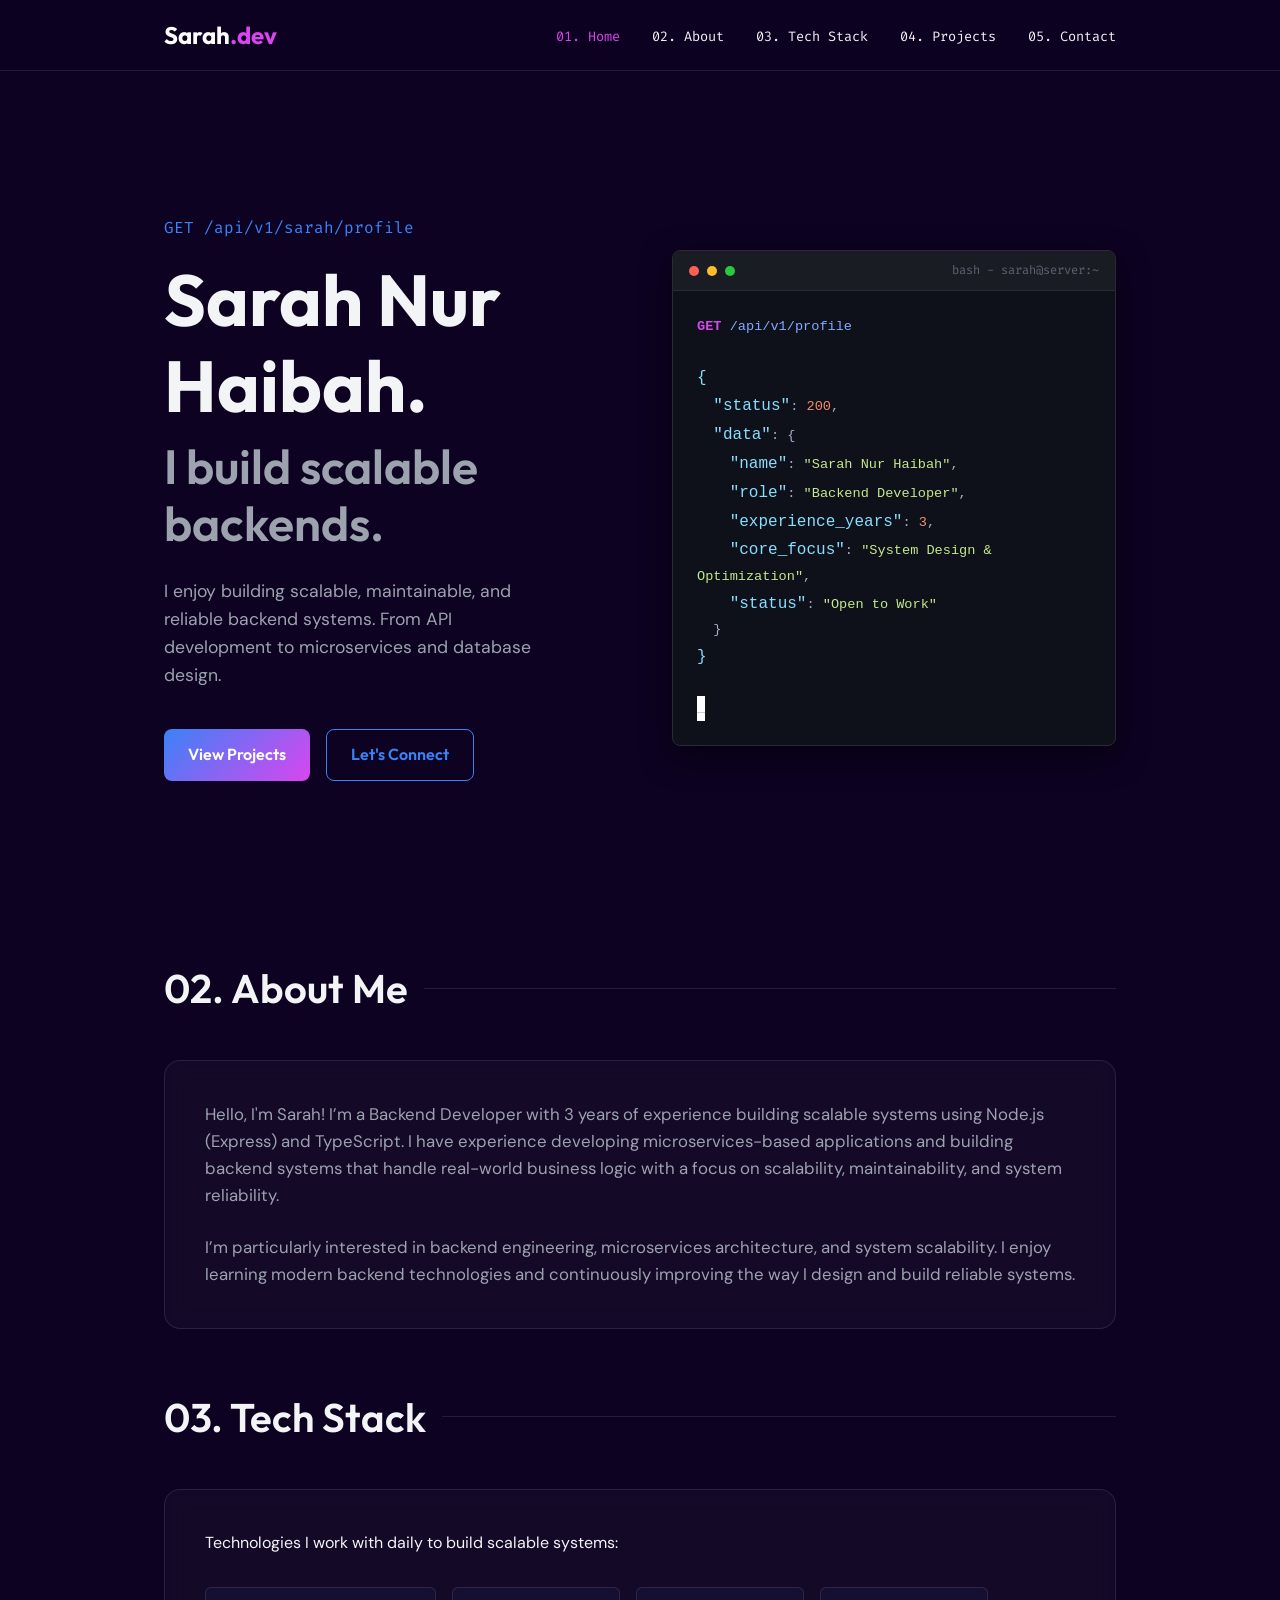
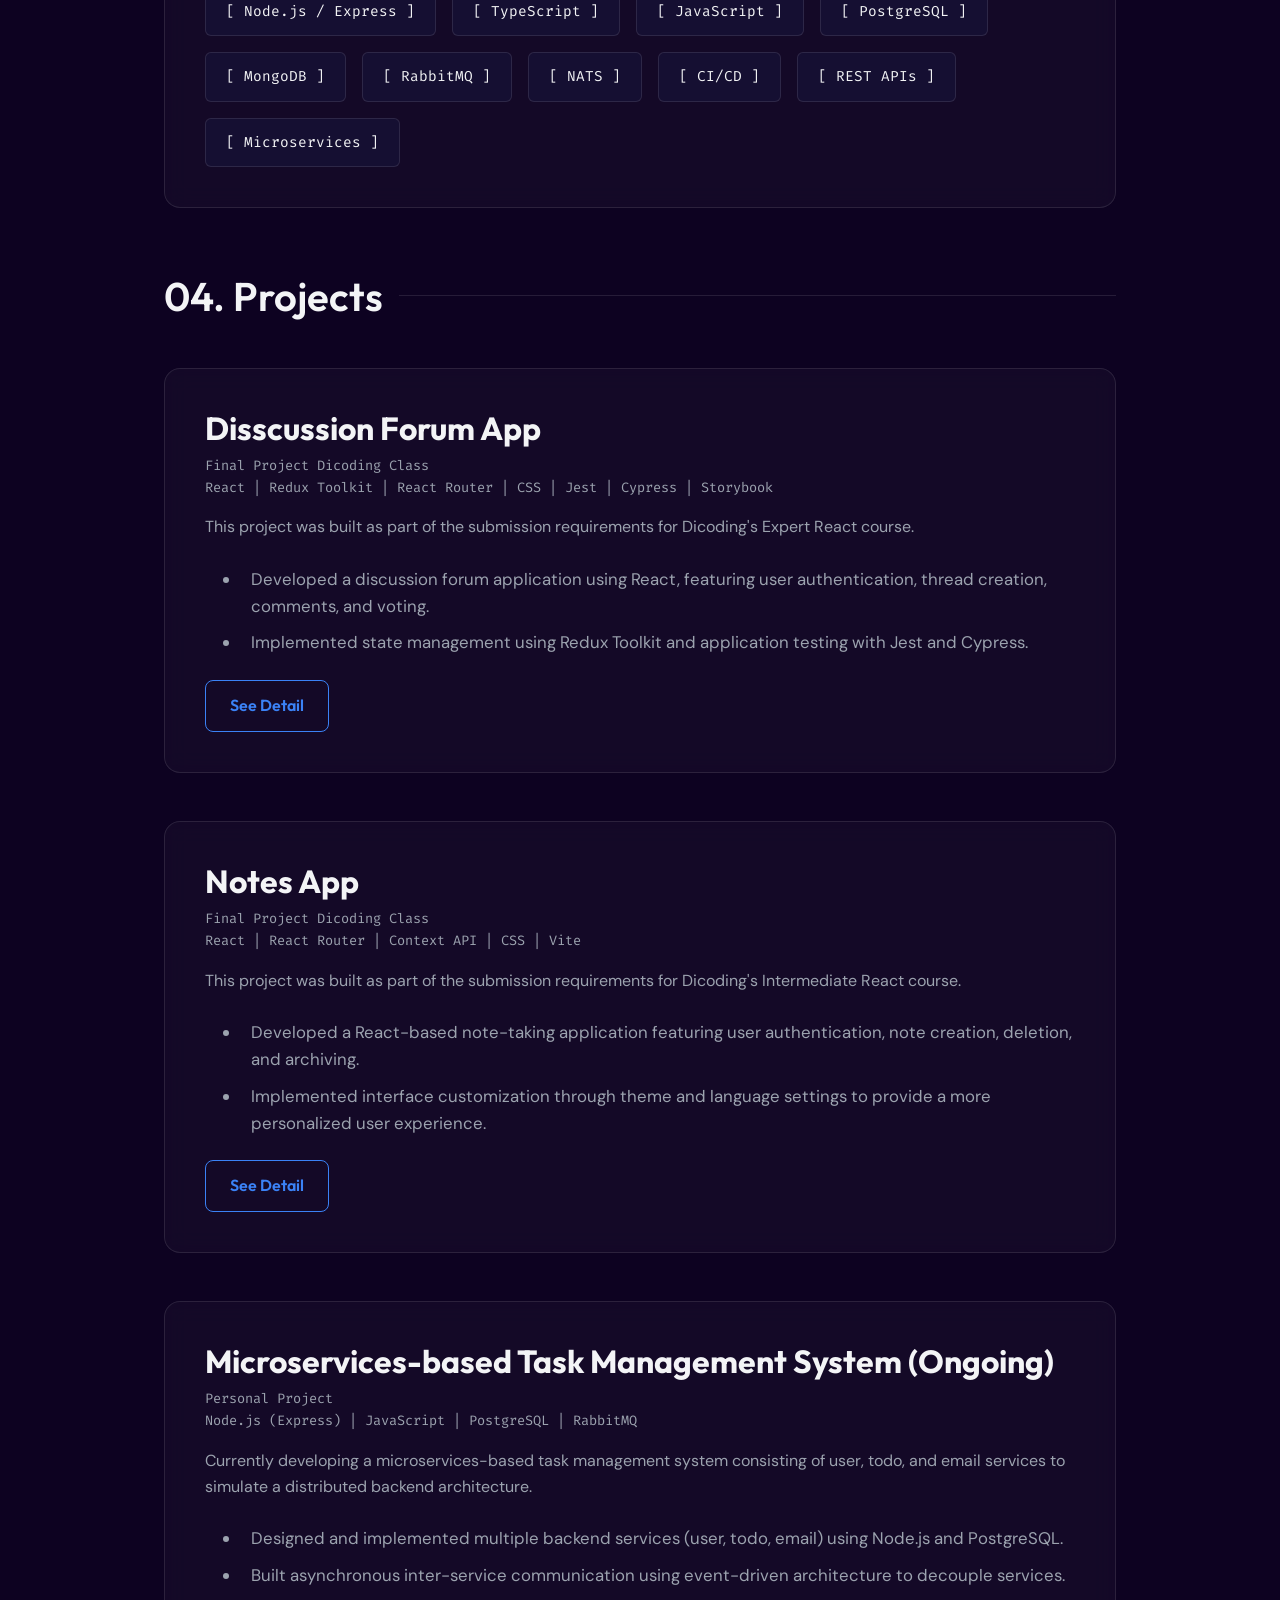
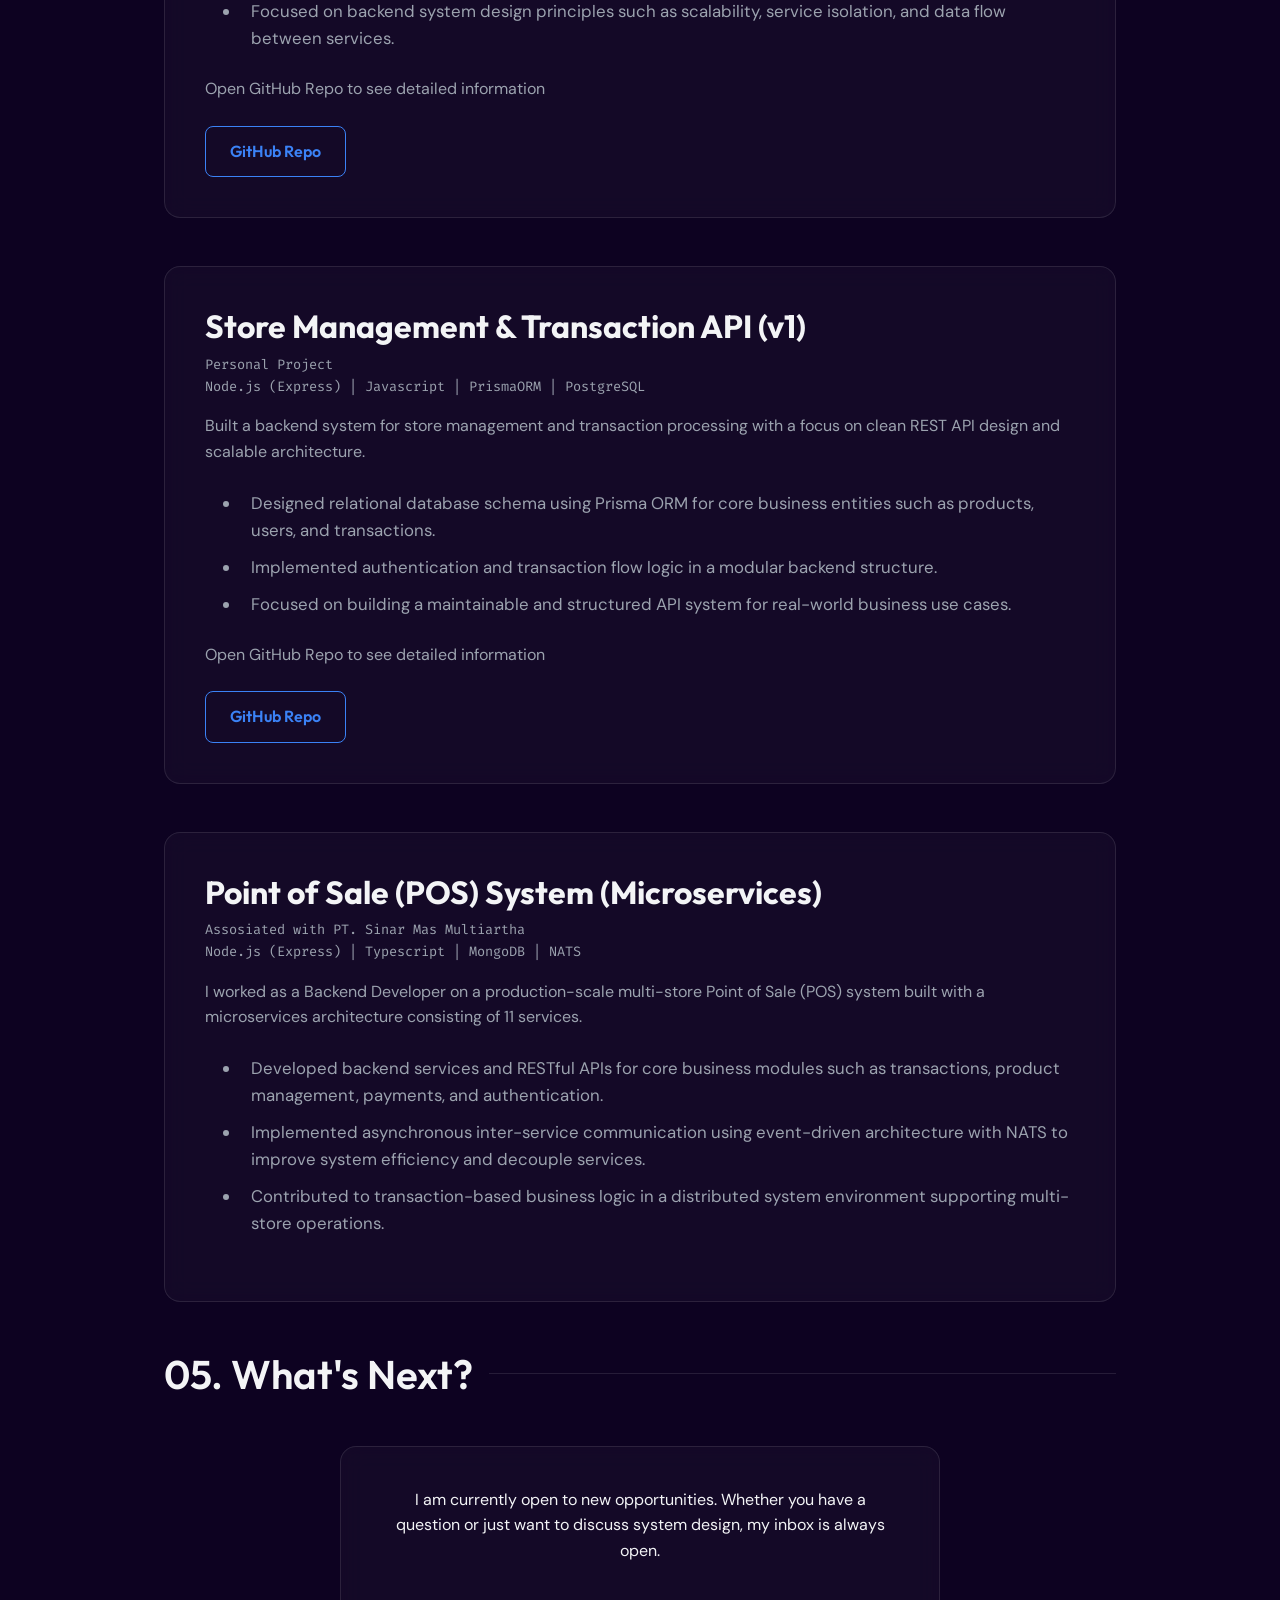
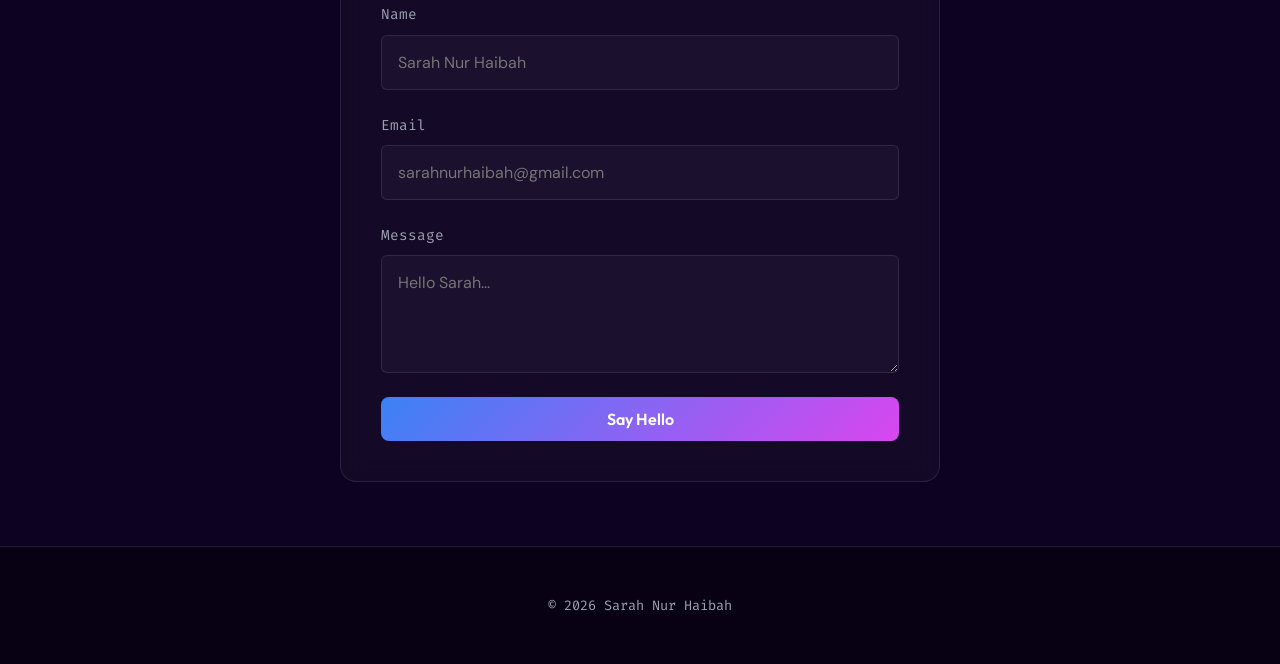
<file: index.html>
<!DOCTYPE html>
<html lang="en">
<head>
  <meta charset="UTF-8">
  <meta name="viewport" content="width=device-width, initial-scale=1.0">
  <title>Sarah Nur Haibah | Backend Developer</title>
  <meta name="description" content="Portfolio of Sarah Nur Haibah, Mid-Level Backend Developer specialized in Node.js, PostgreSQL, and scalable architecture.">
  
  <!-- SEO Open Graph -->
  <meta property="og:title" content="Sarah Nur Haibah | Backend Developer">
  <meta property="og:description" content="Mid-Level Backend Developer specialized in Node.js, PostgreSQL, NATS, and scalable architecture.">
  <meta property="og:type" content="website">

  <!-- Fonts: Outfit (Header), DM Sans (Body), Fira Code (Mono) -->
  <link rel="preconnect" href="https://fonts.googleapis.com">
  <link rel="preconnect" href="https://fonts.gstatic.com" crossorigin>
  <link href="https://fonts.googleapis.com/css2?family=DM+Sans:wght@400;500;700&family=Fira+Code:wght@400;500&family=Outfit:wght@400;600;700&display=swap" rel="stylesheet">
  
  <!-- CSS -->
  <link rel="stylesheet" href="styles.css">

  <!-- JSON-LD Structured Data -->
  <script type="application/ld+json">
  {
    "@context": "https://schema.org",
    "@type": "Person",
    "name": "Sarah Nur Haibah",
    "jobTitle": "Backend Developer",
    "knowsAbout": ["Node.js", "Express", "TypeScript", "PostgreSQL", "MongoDB", "NATS"]
  }
  </script>
</head>
<body>

  <!-- Header & Navigation -->
  <header id="header">
    <nav aria-label="Main Navigation">
      <div class="logo">Sarah<span>.dev</span></div>
      <button class="hamburger" aria-label="Toggle navigation menu" aria-expanded="false" aria-controls="nav-links">
        ☰
      </button>
      <ul class="nav-links" id="nav-links">
        <li><a href="#hero">01. Home</a></li>
        <li><a href="#about">02. About</a></li>
        <li><a href="#skills">03. Tech Stack</a></li>
        <li><a href="#projects">04. Projects</a></li>
        <li><a href="#contact">05. Contact</a></li>
      </ul>
    </nav>
  </header>

  <!-- Main Content -->
  <main>
    
    <!-- Hero Section -->
    <section id="hero" class="container">
      <div class="hero-content">
        <div class="hero-text reveal">
          <span class="subtitle">GET /api/v1/sarah/profile</span>
          <h1>Sarah Nur Haibah.</h1>
          <h2>I build scalable backends.</h2>
          <p>I enjoy building scalable, maintainable, and reliable backend systems. From API development to microservices and database design.</p>
          <div class="hero-actions">
            <a href="#projects" class="btn btn-primary">View Projects</a>
            <a href="#contact" class="btn btn-outline">Let's Connect</a>
          </div>
        </div>
        
        <!-- Interactive API Simulator (Unique Element) -->
        <div class="hero-visual reveal" aria-hidden="true">
          <div class="api-simulator">
            <div class="api-header">
              <div class="api-dot dot-r"></div>
              <div class="api-dot dot-y"></div>
              <div class="api-dot dot-g"></div>
              <span class="api-title">bash - sarah@server:~</span>
            </div>
            <pre class="api-body" id="typewriter">
<span class="api-method">GET</span> <span class="api-endpoint">/api/v1/profile</span>

<span class="api-key">{</span>
  <span class="api-key">"status"</span>: <span class="api-number">200</span>,
  <span class="api-key">"data"</span>: {
    <span class="api-key">"name"</span>: <span class="api-string">"Sarah Nur Haibah"</span>,
    <span class="api-key">"role"</span>: <span class="api-string">"Backend Developer"</span>,
    <span class="api-key">"experience_years"</span>: <span class="api-number">3</span>,
    <span class="api-key">"core_focus"</span>: <span class="api-string">"System Design & Optimization"</span>,
    <span class="api-key">"status"</span>: <span class="api-string">"Open to Work"</span>
  }
<span class="api-key">}</span>

<span class="cursor">_</span>
</pre>
      
<!-- <div class="api-body" id="typewriter">
<span class="api-method">GET</span> <span class="api-endpoint">/api/v1/profile</span>
<span style="color: #89ddff;">{</span>
  <span class="api-key">"status"</span>: <span class="api-number">200</span>,
  <span class="api-key">"data"</span>: {
    <span class="api-key">"name"</span>: <span class="api-string">"Sarah Nur Haibah"</span>,
    <span class="api-key">"role"</span>: <span class="api-string">"Backend Developer"</span>,
    <span class="api-key">"experience_years"</span>: <span class="api-number">3</span>,
    <span class="api-key">"core_focus"</span>: <span class="api-string">"System Design & Optimization"</span>,
    <span class="api-key">"status"</span>: <span class="api-string">"Open to Work"</span>
  }
<span style="color: #89ddff;">}</span>
<span class="cursor">_</span></div>
          </div> -->
        </div>
      </div>
    </section>

    <!-- About Section -->
    <section id="about" class="container reveal">
      <h2 class="section-title">02. About Me</h2>
      <div class="about-grid">
        <div class="about-text glass-panel">
          <p>Hello, I'm Sarah! I’m a Backend Developer with 3 years of experience building scalable systems using Node.js (Express) and
            TypeScript. I have experience developing microservices-based applications and building backend systems that
            handle real-world business logic with a focus on scalability, maintainability, and system reliability.</p>
          <br>
          <p>I’m particularly interested in backend engineering, microservices architecture, and system scalability. I
            enjoy learning modern backend technologies and continuously improving the way I design and build reliable
            systems.</p>
        </div>
      </div>
    </section>

    <!-- Skills Section -->
    <section id="skills" class="container reveal">
      <h2 class="section-title">03. Tech Stack</h2>
      <div class="glass-panel">
        <p>Technologies I work with daily to build scalable systems:</p>
        <div class="skills-container">
          <div class="skill-badge" tabindex="0">[ Node.js / Express ]</div>
          <div class="skill-badge" tabindex="0">[ TypeScript ]</div>
          <div class="skill-badge" tabindex="0">[ JavaScript ]</div>
          <div class="skill-badge" tabindex="0">[ PostgreSQL ]</div>
          <div class="skill-badge" tabindex="0">[ MongoDB ]</div>
          <div class="skill-badge" tabindex="0">[ RabbitMQ ]</div>
          <div class="skill-badge" tabindex="0">[ NATS ]</div>
          <div class="skill-badge" tabindex="0">[ CI/CD ]</div>
          <div class="skill-badge" tabindex="0">[ REST APIs ]</div>
          <div class="skill-badge" tabindex="0">[ Microservices ]</div>
        </div>
      </div>
    </section>

    <!-- Projects Section -->
    <section id="projects" class="container reveal">
      <h2 class="section-title">04. Projects</h2>
    
    <!-- project notes -->
      <article class="project-card glass-panel reveal">
        <div class="project-header">
          <h3 class="project-title">Disscussion Forum App</h3>
          <p class="project-stack">Final Project Dicoding Class <br> React | Redux Toolkit | React Router | CSS | Jest | Cypress | Storybook </p>
        </div>
        <p>This project was built as part of the submission requirements for Dicoding's Expert React course.</p>
        <br>
        <!-- <p><strong>Key Achievements:</strong></p> -->
        <ul class="project-bullets custom-list">
          <li>Developed a discussion forum application using React, featuring user authentication, thread creation, comments, and voting.</li>
          <li>Implemented state management using Redux Toolkit and application testing with Jest and Cypress.</li>
        </ul>
        <div class="project-links">
          <a href="pages/forum.html" target="_blank" class="btn btn-outline" aria-label="View Source Code for Analytics Pipeline">See Detail</a>
        </div>
      </article>

    <!-- project notes -->
      <article class="project-card glass-panel reveal">
        <div class="project-header">
          <h3 class="project-title">Notes App</h3>
          <p class="project-stack">Final Project Dicoding Class <br> React | React Router | Context API | CSS | Vite </p>
        </div>
        <p>This project was built as part of the submission requirements for Dicoding's Intermediate React course.</p>
        <br>
        <!-- <p><strong>Key Achievements:</strong></p> -->
        <ul class="project-bullets custom-list">
          <li>Developed a React-based note-taking application featuring user authentication, note creation, deletion, and archiving.</li>
          <li>Implemented interface customization through theme and language settings to provide a more personalized user experience.</li>
        </ul>
        <div class="project-links">
          <a href="pages/notes.html" target="_blank" class="btn btn-outline" aria-label="View Source Code for Analytics Pipeline">See Detail</a>
        </div>
      </article>

      <!-- Project 1 -->
      <article class="project-card glass-panel">
        <div class="project-header">
          <h3 class="project-title">Microservices-based Task Management System (Ongoing)</h3>
          <p class="project-stack">Personal Project <br> Node.js (Express) | JavaScript | PostgreSQL | RabbitMQ</p>
        </div>
        <p>Currently developing a microservices-based task management system consisting of user, todo, and email services to simulate a distributed backend architecture.</p>
        <br>
        <!-- <p><strong>Key Achievements:</strong></p> -->
        <ul class="project-bullets custom-list">
          <li>Designed and implemented multiple backend services (user, todo, email) using Node.js and PostgreSQL.</li>
          <li>Built asynchronous inter-service communication using event-driven architecture to decouple services.</li>
          <li>Focused on backend system design principles such as scalability, service isolation, and data flow between services.</li>
        </ul>
        <p>Open GitHub Repo to see detailed information</p>
        <div class="project-links">
          <a href="https://github.com/sarahnh05/microservices-task-management-system" target="_blank" class="btn btn-outline" aria-label="View Source Code for Microservices Core">GitHub Repo</a>
        </div>
      </article>

      <!-- Project 2 -->
      <article class="project-card glass-panel reveal">
        <div class="project-header">
          <h3 class="project-title">Store Management & Transaction API (v1)</h3>
          <p class="project-stack">Personal Project <br> Node.js (Express) | Javascript | PrismaORM | PostgreSQL </p>
        </div>
        <p>Built a backend system for store management and transaction processing with a focus on clean REST API design and scalable architecture.</p>
        <br>
        <!-- <p><strong>Key Achievements:</strong></p> -->
        <ul class="project-bullets custom-list">
          <li>Designed relational database schema using Prisma ORM for core business entities such as products, users, and transactions.</li>
          <li>Implemented authentication and transaction flow logic in a modular backend structure.</li>
          <li>Focused on building a maintainable and structured API system for real-world business use cases.</li>
        </ul>
        <p>Open GitHub Repo to see detailed information</p>
        <div class="project-links">
          <a href="https://github.com/sarahnh05/store-management-transaction-api" target="_blank" class="btn btn-outline" aria-label="View Source Code for Analytics Pipeline">GitHub Repo</a>
        </div>
      </article>

      <!-- Project 3 -->
      <article class="project-card glass-panel reveal">
        <div class="project-header">
          <h3 class="project-title">Point of Sale (POS) System (Microservices)</h3>
          <p class="project-stack">Assosiated with PT. Sinar Mas Multiartha <br> Node.js (Express) | Typescript | MongoDB | NATS </p>
        </div>
        <p>I worked as a Backend Developer on a production-scale multi-store Point of Sale (POS) system built with a microservices architecture consisting of 11 services.</p>
        <br>
        <!-- <p><strong>Key Achievements:</strong></p> -->
        <ul class="project-bullets custom-list">
          <li>Developed backend services and RESTful APIs for core business modules such as transactions, product management, payments, and authentication.</li>
          <li>Implemented asynchronous inter-service communication using event-driven architecture with NATS to improve system efficiency and decouple services.</li>
          <li>Contributed to transaction-based business logic in a distributed system environment supporting multi-store operations.</li>
        </ul>
        <!-- <div class="project-links">
          <a href="https://github.com/sarahnh05/store-management-api" target="_blank" class="btn btn-outline" aria-label="View Source Code for Analytics Pipeline">GitHub Repo</a>
        </div> -->
      </article>

    </section>

    <!-- Contact Section -->
    <section id="contact" class="container reveal">
      <h2 class="section-title">05. What's Next?</h2>

      <div class="contact-content glass-panel">
        <p>I am currently open to new opportunities. Whether you have a question or just want to discuss system design, my inbox is always open.</p>
        
        <form  action="https://formsubmit.co/sarahnurhaibah@gmail.com" method="POST" class="contact-form" id="contactForm">
          <input type="hidden" name="_captcha" value="false">
          
          <div class="form-group">
            <label for="name">Name</label>
            <input type="text" id="name" name="name" required aria-required="true" placeholder="Sarah Nur Haibah">
          </div>
          
          <div class="form-group">
            <label for="email">Email</label>
            <input type="email" id="email" name="email" required aria-required="true" placeholder="sarahnurhaibah@gmail.com">
          </div>

          <div class="form-group">
            <label for="message">Message</label>
            <textarea id="message" name="message" rows="4" required aria-required="true" placeholder="Hello Sarah..."></textarea>
          </div>
          
          <button type="submit" class="btn btn-primary">Say Hello</button>
        </form>
      </div>
    </section>

  </main>

  <!-- Footer -->
  <footer>
    <!-- <p>Built with Semantic HTML5, CSS3, & Vanilla JS. ZERO non-semantic divs.</p> -->
    <p>&copy; 2026 Sarah Nur Haibah</p>
  </footer>

  <!-- Scripts -->
  <script defer src="script.js"></script>
</body>
</html>
</file>
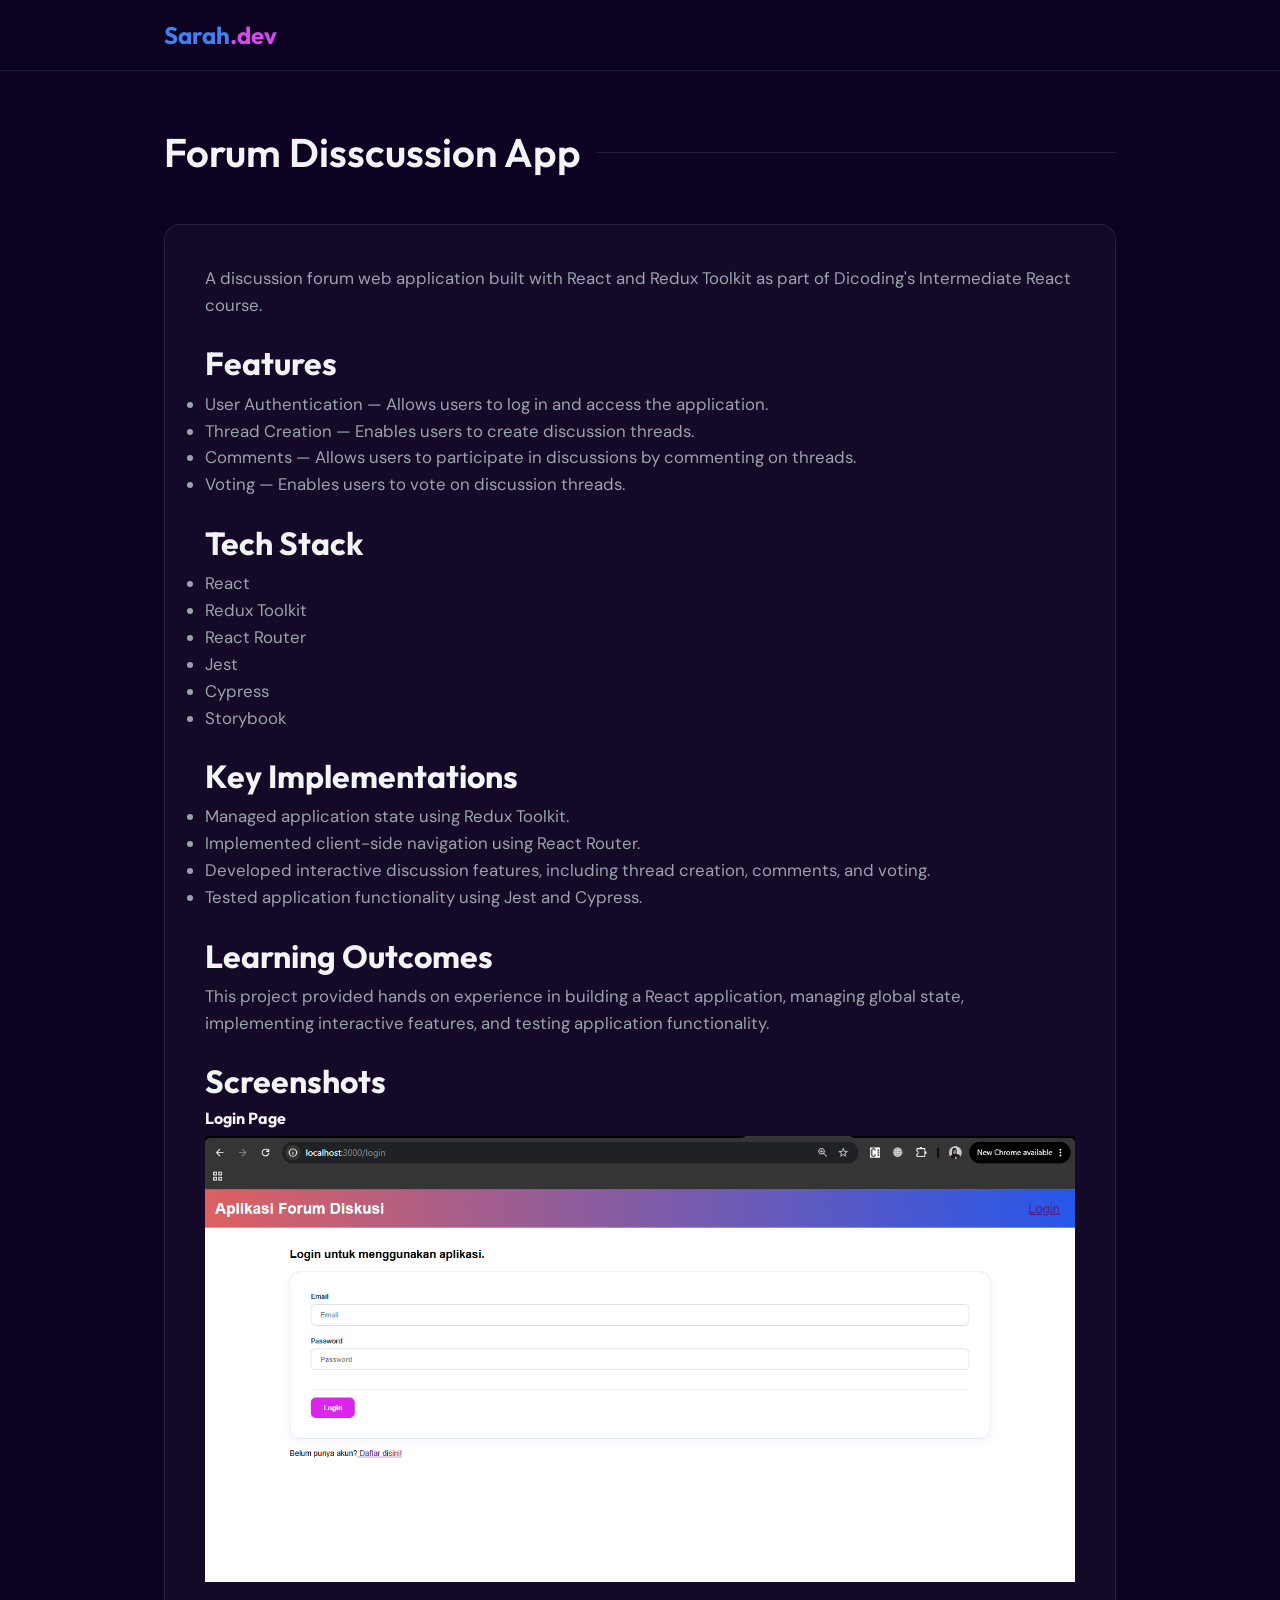
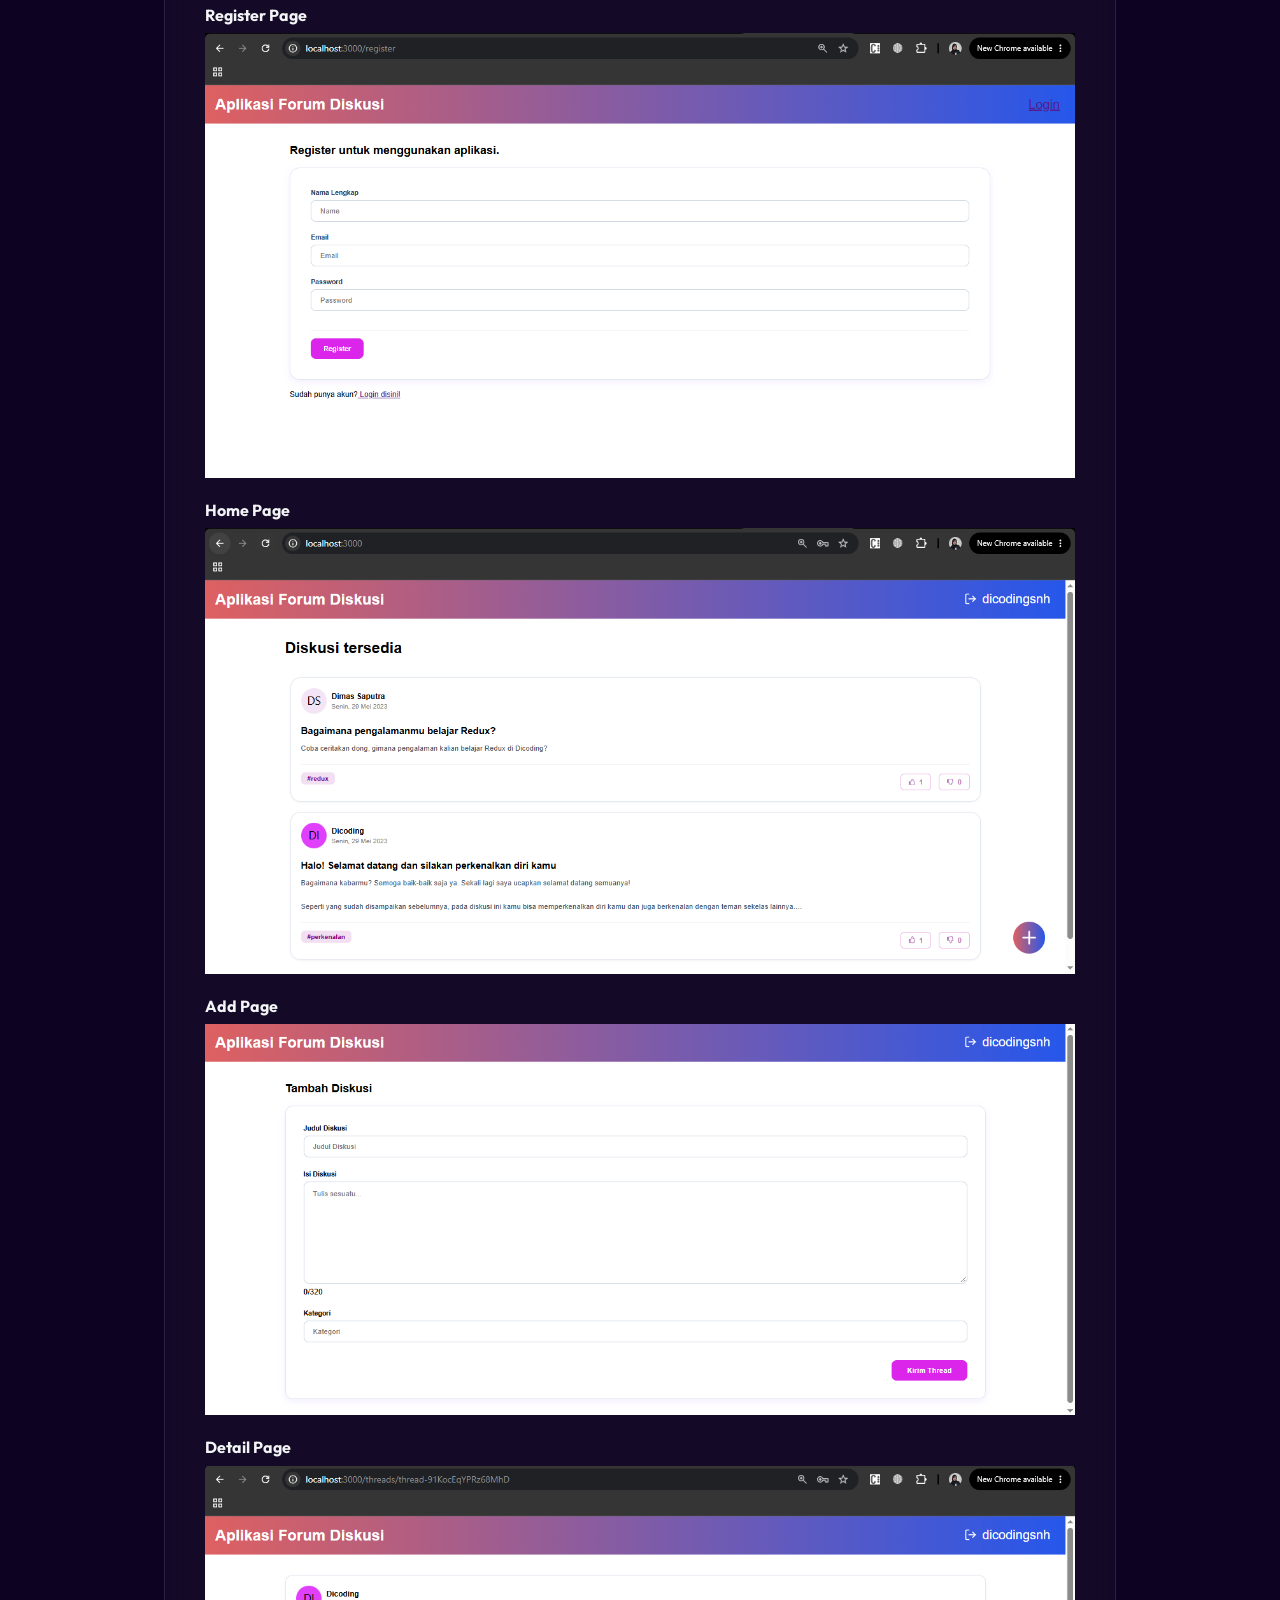
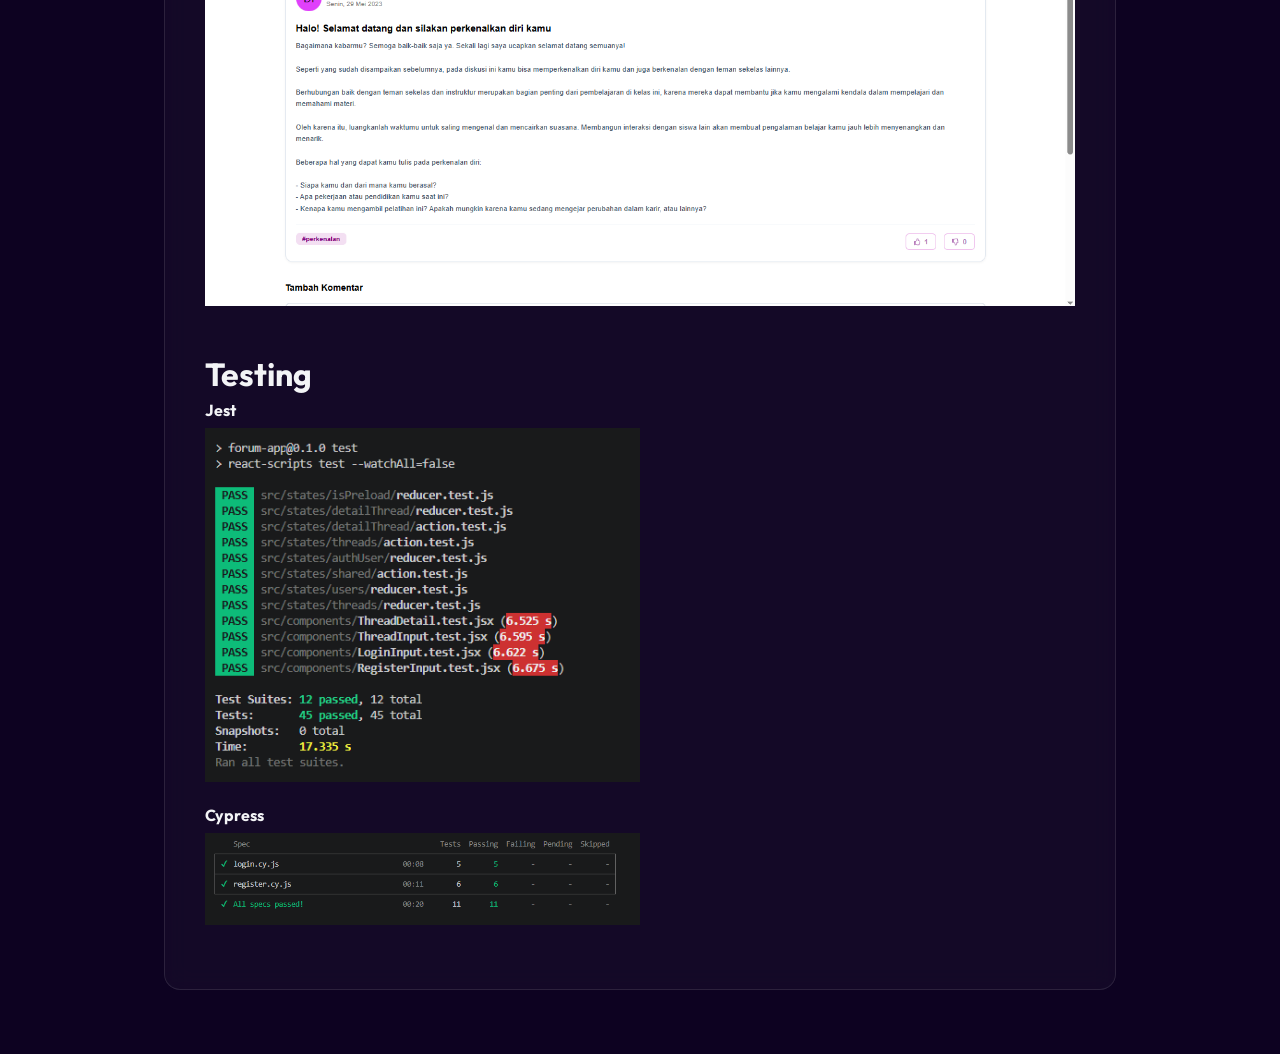
<file: pages/forum.html>
<!doctype html>
<html lang="en">
  <head>
    <meta charset="UTF-8" />
    <meta name="viewport" content="width=device-width, initial-scale=1.0" />
    <title>Sarah Nur Haibah</title>
    <meta
      name="description"
      content="Portfolio of Sarah Nur Haibah, Mid-Level Backend Developer specialized in Node.js, PostgreSQL, and scalable architecture."
    />

    <!-- SEO Open Graph -->
    <meta property="og:title" content="Sarah Nur Haibah | Backend Developer" />
    <meta
      property="og:description"
      content="Mid-Level Backend Developer specialized in Node.js, PostgreSQL, NATS, and scalable architecture."
    />
    <meta property="og:type" content="website" />

    <!-- Fonts: Outfit (Header), DM Sans (Body), Fira Code (Mono) -->
    <link rel="preconnect" href="https://fonts.googleapis.com" />
    <link rel="preconnect" href="https://fonts.gstatic.com" crossorigin />
    <link
      href="https://fonts.googleapis.com/css2?family=DM+Sans:wght@400;500;700&family=Fira+Code:wght@400;500&family=Outfit:wght@400;600;700&display=swap"
      rel="stylesheet"
    />

    <!-- CSS -->
    <link rel="stylesheet" href="../styles.css" />

    <!-- JSON-LD Structured Data -->
    <script type="application/ld+json">
      {
        "@context": "https://schema.org",
        "@type": "Person",
        "name": "Sarah Nur Haibah",
        "jobTitle": "Backend Developer",
        "knowsAbout": [
          "Node.js",
          "Express",
          "TypeScript",
          "PostgreSQL",
          "MongoDB",
          "NATS"
        ]
      }
    </script>
  </head>
  <body>
    <!-- Header & Navigation -->
    <header id="header">
      <nav aria-label="Main Navigation">
        <div class="logo">
          <a href="../index.html">Sarah<span>.dev</span></a>
        </div>
        <button
          class="hamburger"
          aria-label="Toggle navigation menu"
          aria-expanded="false"
          aria-controls="nav-links"
        >
          ☰
        </button>
      </nav>
    </header>

    <main>
      <section id="detail" class="container">
        <h2 class="section-title">Forum Disscussion App</h2>
        <div class="detail-grid">
          <div class="detail-text glass-panel">
            <p>
              A discussion forum web application built with React and Redux
              Toolkit as part of Dicoding's Intermediate React course.
            </p>
            <br />
            <h3>Features</h3>
            <ul>
              <li>
                User Authentication — Allows users to log in and access the
                application.
              </li>
              <li>
                Thread Creation — Enables users to create discussion threads.
              </li>
              <li>
                Comments — Allows users to participate in discussions by
                commenting on threads.
              </li>
              <li>Voting — Enables users to vote on discussion threads.</li>
            </ul>
            <br />
            <h3>Tech Stack</h3>
            <ul>
              <li>React</li>
              <li>Redux Toolkit</li>
              <li>React Router</li>
              <li>Jest</li>
              <li>Cypress</li>
              <li>Storybook</li>
            </ul>
            <br />
            <h3>Key Implementations</h3>
            <ul>
              <li>Managed application state using Redux Toolkit.</li>
              <li>Implemented client-side navigation using React Router.</li>
              <li>
                Developed interactive discussion features, including thread
                creation, comments, and voting.
              </li>
              <li>Tested application functionality using Jest and Cypress.</li>
            </ul>
            <br />
            <h3>Learning Outcomes</h3>
            <p>
              This project provided hands on experience in building a React
              application, managing global state, implementing interactive
              features, and testing application functionality.
            </p>
            <br />

            <h3>Screenshots</h3>

            <h4>Login Page</h4>
            <img
              src="../assets/login.PNG"
              alt="Login Page"
              class="detail-image"
            />

            <h4>Register Page</h4>
            <img
              src="../assets/register.PNG"
              alt="Register Page"
              class="detail-image"
            />

            <h4>Home Page</h4>
            <img
              src="../assets/homepage.PNG"
              alt="Home Page"
              class="detail-image"
            />

            <h4>Add Page</h4>
            <img
              src="../assets/addthread.PNG"
              alt="Add Page"
              class="detail-image"
            />

            <h4>Detail Page</h4>
            <img
              src="../assets/detailpage.PNG"
              alt="Detail Page"
              class="detail-image"
            />

            <br />
            <br />
            <h3>Testing</h3>
            <h4>Jest</h4>
            <img
              src="../assets/test jest.PNG"
              alt="Test Jest"
              class="detail-image-test"
            />

            <h4>Cypress</h4>
            <img
              src="../assets/spec.PNG"
              alt="Cypress Jest"
              class="detail-image-test"
            />
          </div>
        </div>
      </section>
    </main>
  </body>
</html>
</file>
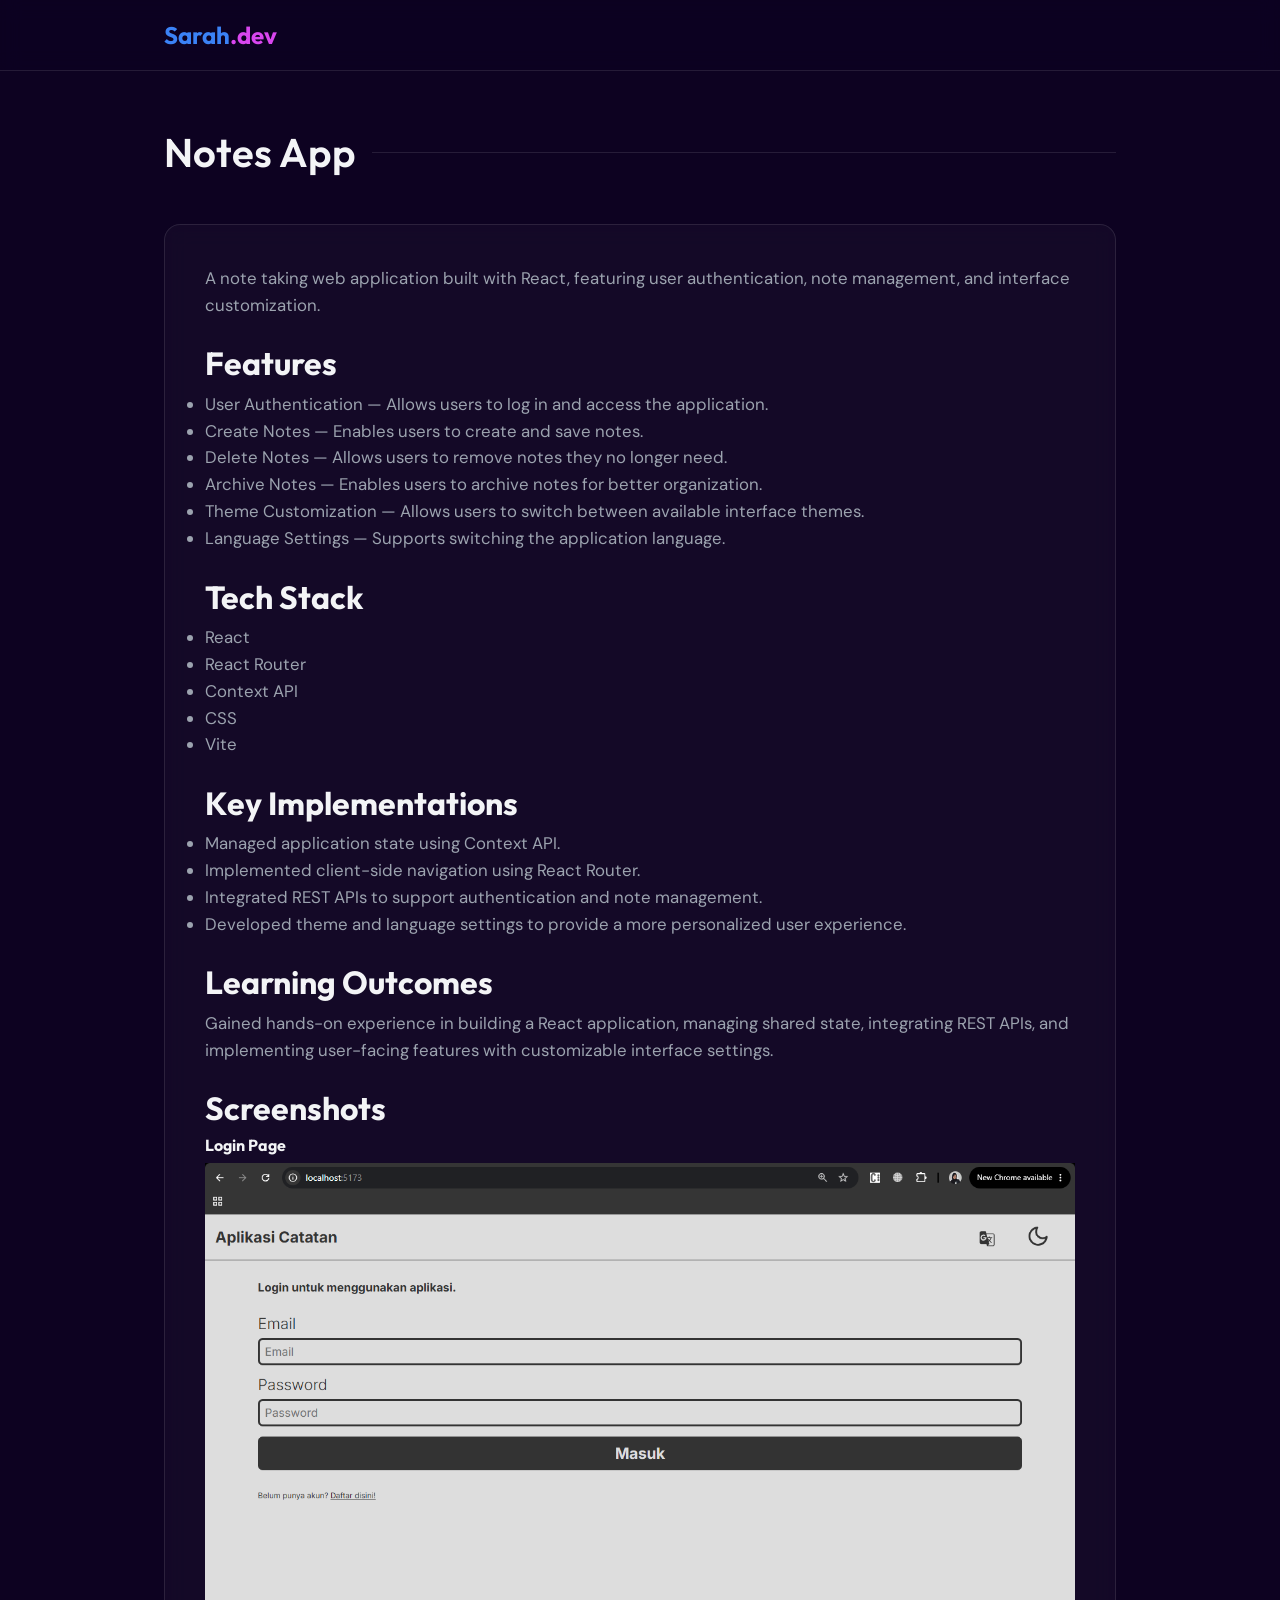
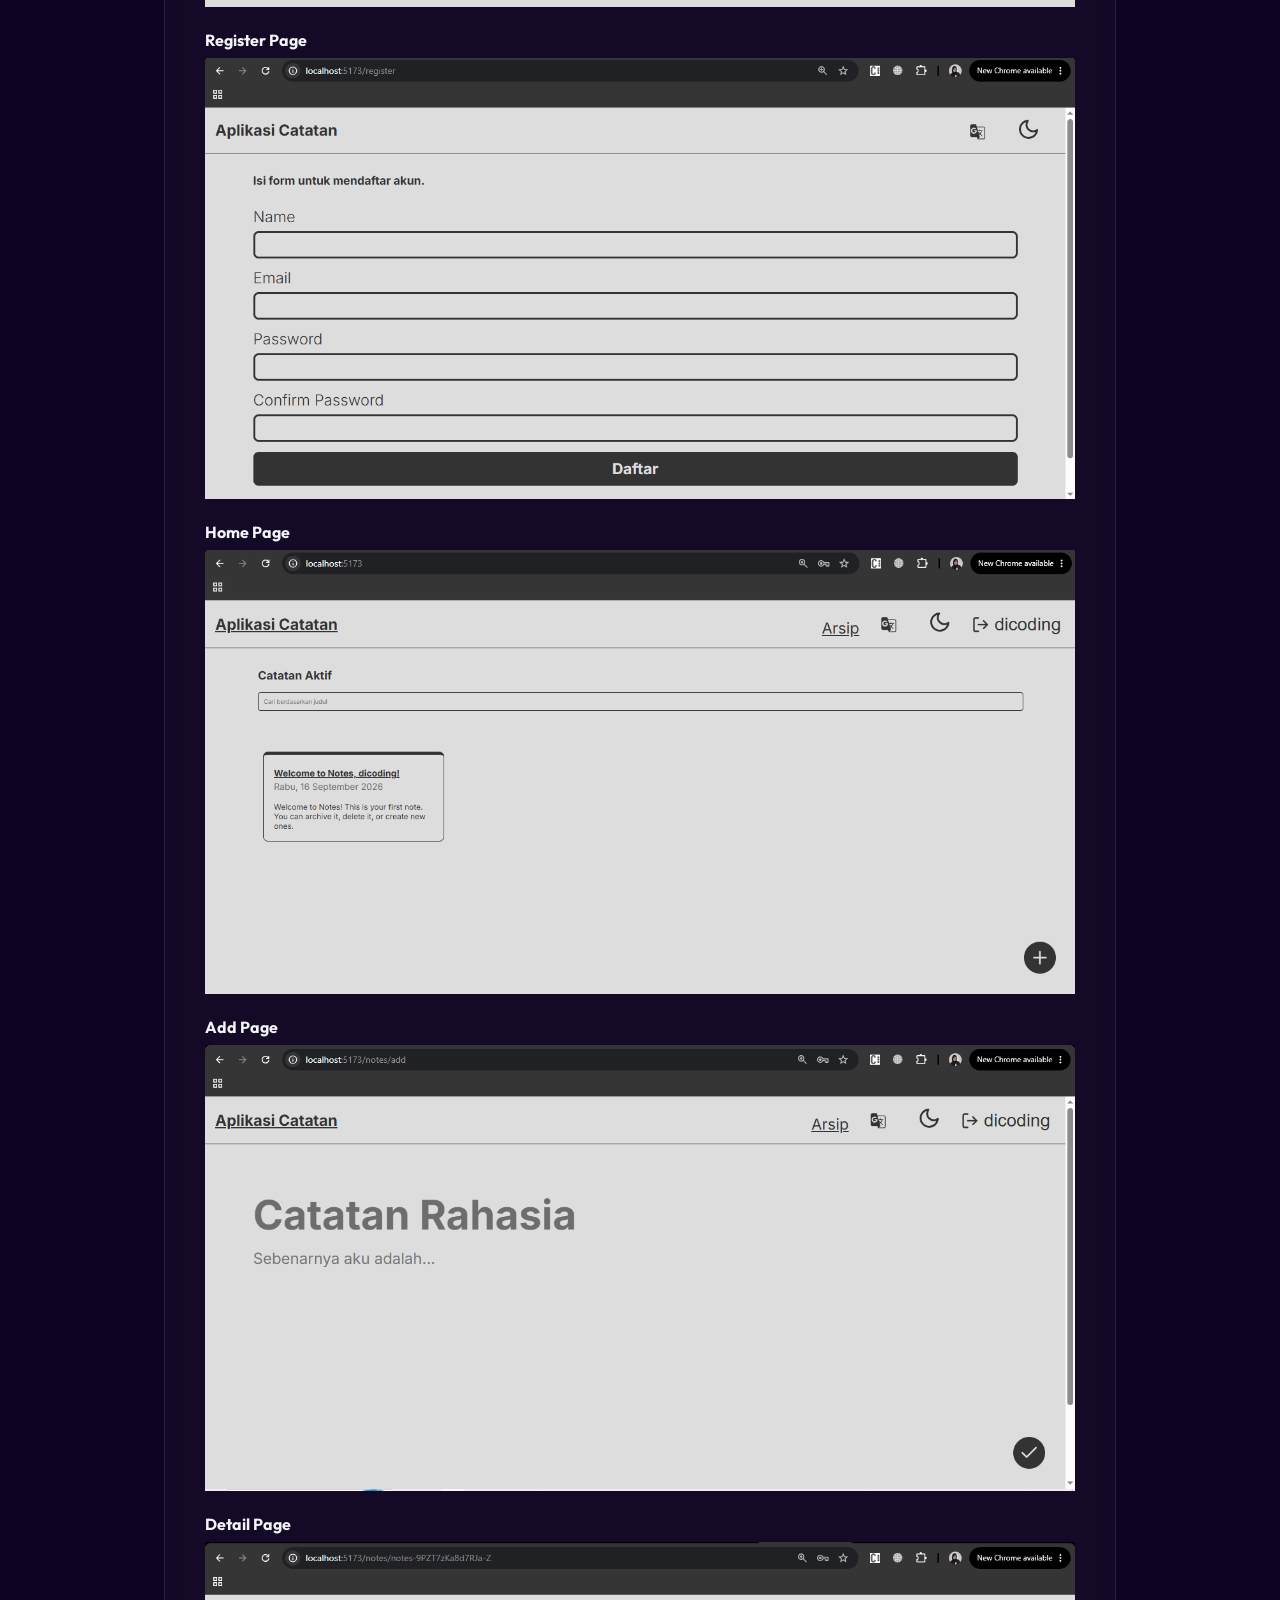
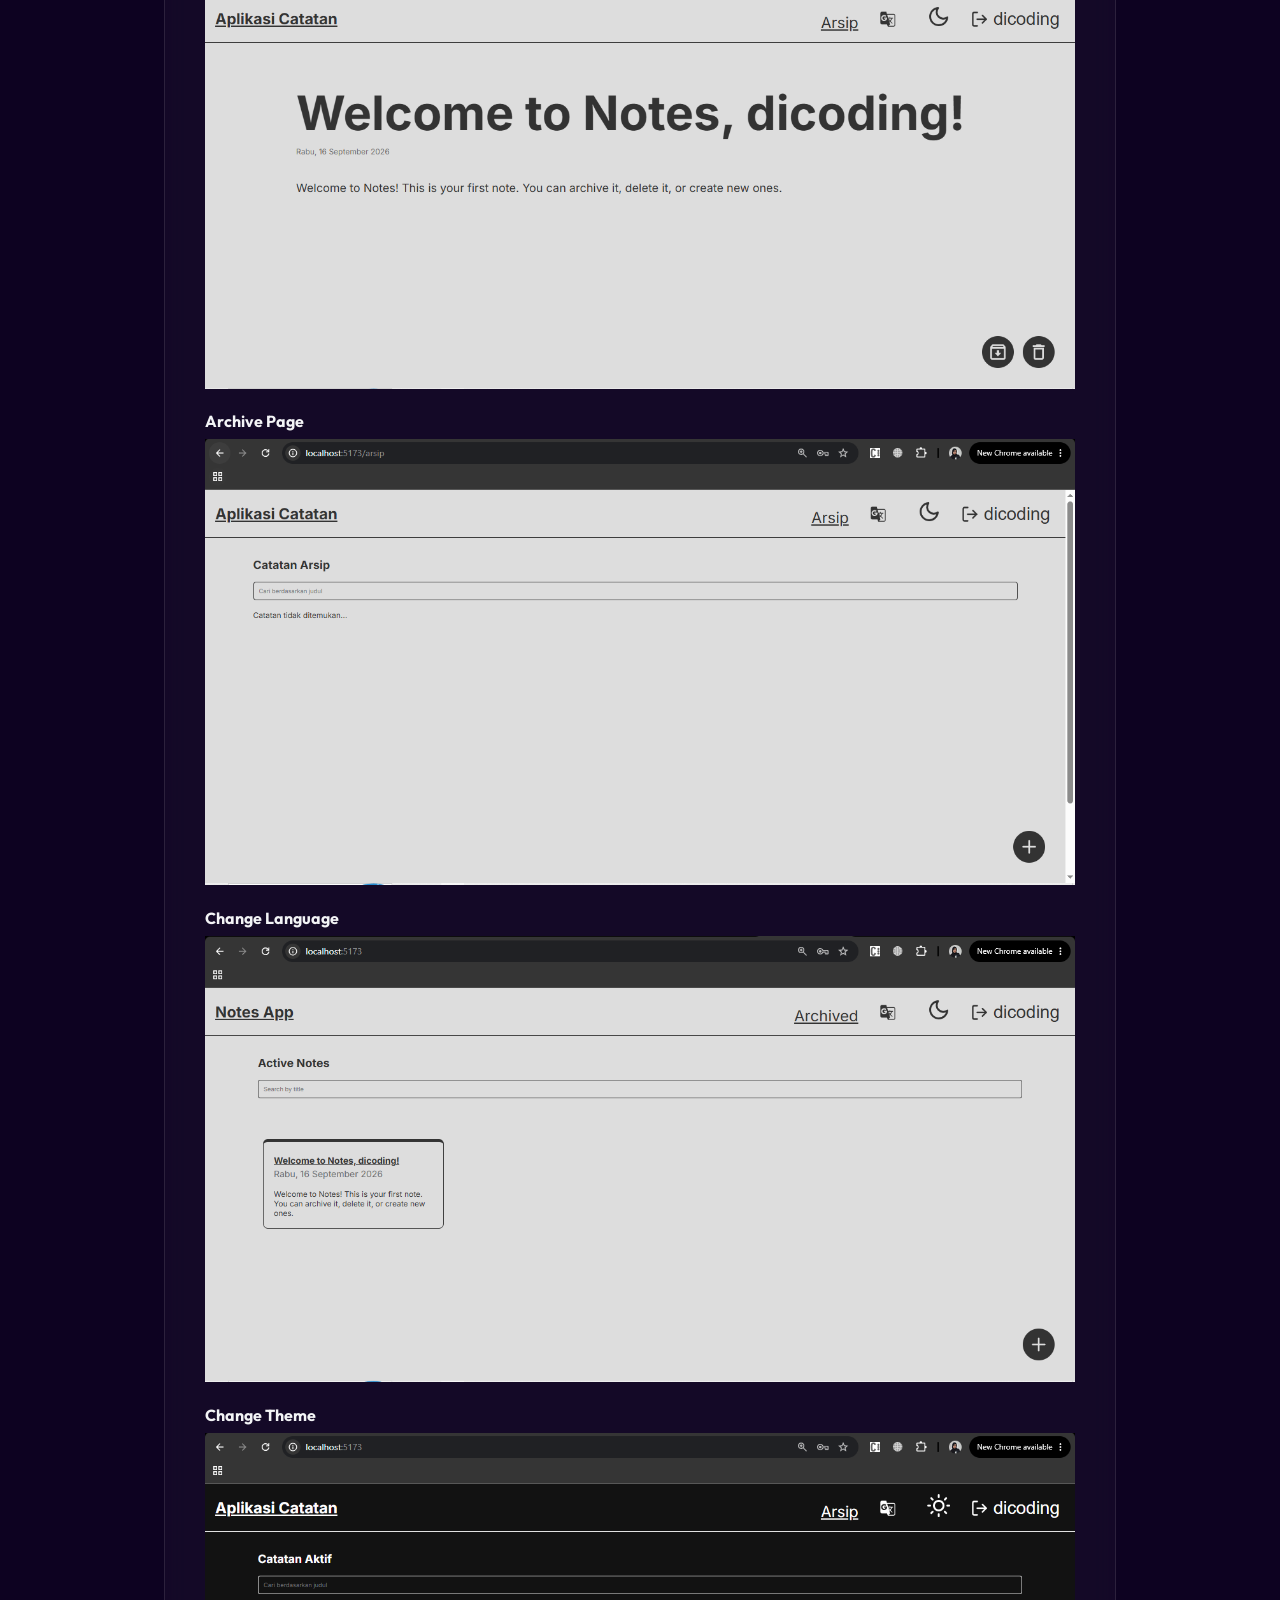
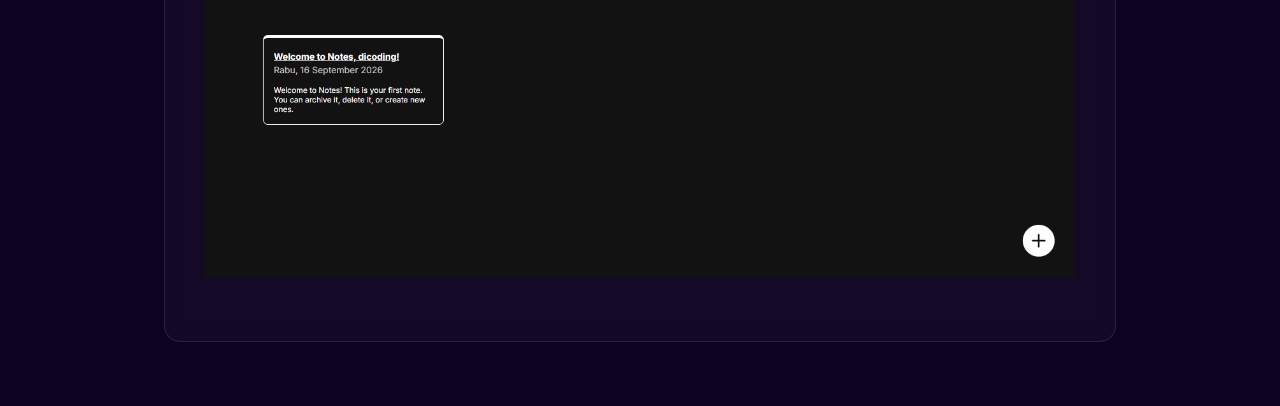
<file: pages/notes.html>
<!doctype html>
<html lang="en">
  <head>
    <meta charset="UTF-8" />
    <meta name="viewport" content="width=device-width, initial-scale=1.0" />
    <title>Sarah Nur Haibah</title>
    <meta
      name="description"
      content="Portfolio of Sarah Nur Haibah, Mid-Level Backend Developer specialized in Node.js, PostgreSQL, and scalable architecture."
    />

    <!-- SEO Open Graph -->
    <meta property="og:title" content="Sarah Nur Haibah | Backend Developer" />
    <meta
      property="og:description"
      content="Mid-Level Backend Developer specialized in Node.js, PostgreSQL, NATS, and scalable architecture."
    />
    <meta property="og:type" content="website" />

    <!-- Fonts: Outfit (Header), DM Sans (Body), Fira Code (Mono) -->
    <link rel="preconnect" href="https://fonts.googleapis.com" />
    <link rel="preconnect" href="https://fonts.gstatic.com" crossorigin />
    <link
      href="https://fonts.googleapis.com/css2?family=DM+Sans:wght@400;500;700&family=Fira+Code:wght@400;500&family=Outfit:wght@400;600;700&display=swap"
      rel="stylesheet"
    />

    <!-- CSS -->
    <link rel="stylesheet" href="../styles.css" />

    <!-- JSON-LD Structured Data -->
    <script type="application/ld+json">
      {
        "@context": "https://schema.org",
        "@type": "Person",
        "name": "Sarah Nur Haibah",
        "jobTitle": "Backend Developer",
        "knowsAbout": [
          "Node.js",
          "Express",
          "TypeScript",
          "PostgreSQL",
          "MongoDB",
          "NATS"
        ]
      }
    </script>
  </head>
  <body>
    <!-- Header & Navigation -->
    <header id="header">
      <nav aria-label="Main Navigation">
        <div class="logo">
          <a href="../index.html">Sarah<span>.dev</span></a>
        </div>
        <button
          class="hamburger"
          aria-label="Toggle navigation menu"
          aria-expanded="false"
          aria-controls="nav-links"
        >
          ☰
        </button>
      </nav>
    </header>

    <main>
      <section id="detail" class="container">
        <h2 class="section-title">Notes App</h2>
        <div class="detail-grid">
          <div class="detail-text glass-panel">
            <p>
              A note taking web application built with React, featuring user
              authentication, note management, and interface customization.
            </p>
            <br />
            <h3>Features</h3>
            <ul>
              <li>
                User Authentication — Allows users to log in and access the
                application.
              </li>
              <li>Create Notes — Enables users to create and save notes.</li>
              <li>
                Delete Notes — Allows users to remove notes they no longer need.
              </li>
              <li>
                Archive Notes — Enables users to archive notes for better
                organization.
              </li>
              <li>
                Theme Customization — Allows users to switch between available
                interface themes.
              </li>
              <li>
                Language Settings — Supports switching the application language.
              </li>
            </ul>
            <br />
            <h3>Tech Stack</h3>
            <ul>
              <li>React</li>
              <li>React Router</li>
              <li>Context API</li>
              <li>CSS</li>
              <li>Vite</li>
            </ul>
            <br />
            <h3>Key Implementations</h3>
            <ul>
              <li>Managed application state using Context API.</li>
              <li>Implemented client-side navigation using React Router.</li>
              <li>
                Integrated REST APIs to support authentication and note
                management.
              </li>
              <li>
                Developed theme and language settings to provide a more
                personalized user experience.
              </li>
            </ul>
            <br />
            <h3>Learning Outcomes</h3>
            <p>
              Gained hands-on experience in building a React application,
              managing shared state, integrating REST APIs, and implementing
              user-facing features with customizable interface settings.
            </p>
            <br />

            <h3>Screenshots</h3>

            <h4>Login Page</h4>
            <img
              src="../assets/notes/login.PNG"
              alt="Login Page"
              class="detail-image"
            />

            <h4>Register Page</h4>
            <img
              src="../assets/notes/register.PNG"
              alt="Register Page"
              class="detail-image"
            />

            <h4>Home Page</h4>
            <img
              src="../assets/notes/homepage.PNG"
              alt="Home Page"
              class="detail-image"
            />

            <h4>Add Page</h4>
            <img
              src="../assets/notes/add page.PNG"
              alt="Add Page"
              class="detail-image"
            />

            <h4>Detail Page</h4>
            <img
              src="../assets/notes/detail page.PNG"
              alt="Detail Page"
              class="detail-image"
            />

            <h4>Archive Page</h4>
            <img
              src="../assets/notes/arsip.PNG"
              alt="Archive Page"
              class="detail-image"
            />

            <h4>Change Language</h4>
            <img
              src="../assets/notes/english.PNG"
              alt="Change Language"
              class="detail-image"
            />

            <h4>Change Theme</h4>
            <img
              src="../assets/notes/theme.PNG"
              alt="Change Theme"
              class="detail-image"
            />

            <br />
          </div>
        </div>
      </section>
    </main>
  </body>
</html>
</file>
<file: styles.css>
/* styles.css */
/* Design Tokens - Midnight Glassmorphism */
:root {
  --bg-color: #0d0221;
  --bg-color-rgb: 13, 2, 33;
  --primary-color: #3b82f6;
  --accent-color: #d946ef;
  --text-primary: #f3f4f6;
  --text-secondary: #9ca3af;
  --glass-bg: rgba(255, 255, 255, 0.03);
  --glass-border: rgba(255, 255, 255, 0.1);

  /* Typography */
  --font-header: 'Outfit', sans-serif;
  --font-body: 'DM Sans', sans-serif;
  --font-mono: 'Fira Code', monospace;

  /* Layout */
  --container-max-width: 1000px;
  --section-padding: clamp(4rem, 8vw, 8rem) 1rem;
}

/* Base Reset & Accessibility */
* {
  margin: 0;
  padding: 0;
  box-sizing: border-box;
}

html {
  scroll-behavior: smooth;
  font-size: 16px;
}

@media (prefers-reduced-motion: reduce) {
  html {
    scroll-behavior: auto;
  }
  * {
    animation-duration: 0.01ms !important;
    transition-duration: 0.01ms !important;
  }
}

body {
  background-color: var(--bg-color);
  color: var(--text-primary);
  font-family: var(--font-body);
  line-height: 1.6;
  overflow-x: hidden;
}

/* Typography Hierarchy */
h1,
h2,
h3,
h4,
h5,
h6 {
  font-family: var(--font-header);
  line-height: 1.2;
}

h1 {
  font-size: clamp(2.5rem, 6vw, 4.5rem);
  font-weight: 700;
  margin-bottom: 0.5rem;
}
h2 {
  font-size: clamp(1.8rem, 4vw, 3rem);
  font-weight: 600;
  color: var(--text-secondary);
  margin-bottom: 1.5rem;
}
h3 {
  font-size: clamp(1.5rem, 3vw, 2rem);
  margin-bottom: 0.5rem;
}

a {
  color: var(--primary-color);
  text-decoration: none;
  transition: color 0.3s ease;
}
a:hover {
  color: var(--accent-color);
}

/* Focus Indicators (WCAG) */
a:focus,
button:focus,
input:focus,
textarea:focus,
.skill-badge:focus {
  outline: 2px solid var(--accent-color);
  outline-offset: 4px;
}

ul.custom-list {
  list-style-position: outside; /* Bullet di luar, teks rata kanan */
  padding-left: 20px; /* Jarak antara bullet dan konten */
}

ul.custom-list li {
  padding-left: 10px; /* Jarak tambahan antara bullet dan teks */
  margin-bottom: 10px; /* Jarak antar item */
}

/* Utility Classes */
.container {
  max-width: var(--container-max-width);
  margin: 0 auto;
  padding: 0 1.5rem;
}

.glass-panel {
  background: var(--glass-bg);
  backdrop-filter: blur(12px);
  -webkit-backdrop-filter: blur(12px);
  border: 1px solid var(--glass-border);
  border-radius: 16px;
  padding: 2.5rem;
}

.section-title {
  margin-bottom: 3rem;
  font-size: clamp(1.8rem, 4vw, 2.5rem);
  color: var(--text-primary);
  display: flex;
  align-items: center;
  gap: 1rem;
}
.section-title::after {
  content: '';
  height: 1px;
  background: var(--glass-border);
  flex-grow: 1;
}

/* Buttons */
.btn {
  display: inline-flex;
  align-items: center;
  justify-content: center;
  padding: 0.75rem 1.5rem;
  border-radius: 8px;
  font-family: var(--font-header);
  font-size: 1rem;
  font-weight: 600;
  cursor: pointer;
  border: none;
  transition:
    transform 0.2s ease,
    box-shadow 0.2s ease,
    background 0.2s ease;
  min-height: 44px; /* Touch target size */
  min-width: 44px;
}

.btn-primary {
  background: linear-gradient(
    135deg,
    var(--primary-color),
    var(--accent-color)
  );
  color: #fff;
}

.btn-primary:hover {
  transform: translateY(-2px);
  box-shadow: 0 4px 15px rgba(217, 70, 239, 0.4);
}

.btn-outline {
  background: transparent;
  border: 1px solid var(--primary-color);
  color: var(--primary-color);
}

.btn-outline:hover {
  background: rgba(59, 130, 246, 0.1);
  transform: translateY(-2px);
}

/* Header & Nav */
header {
  position: fixed;
  top: 0;
  width: 100%;
  z-index: 100;
  background: rgba(13, 2, 33, 0.85);
  backdrop-filter: blur(10px);
  -webkit-backdrop-filter: blur(10px);
  border-bottom: 1px solid var(--glass-border);
  transition: transform 0.3s ease;
}

nav {
  display: flex;
  justify-content: space-between;
  align-items: center;
  padding: 1rem 1.5rem;
  max-width: var(--container-max-width);
  margin: 0 auto;
}

.logo {
  font-family: var(--font-header);
  font-weight: 700;
  font-size: 1.5rem;
  color: #fff;
}

.logo span {
  color: var(--accent-color);
}

.nav-links {
  display: flex;
  gap: 2rem;
  list-style: none;
}

.nav-links a {
  color: var(--text-primary);
  font-family: var(--font-mono);
  font-size: 0.85rem;
}

.nav-links a.active,
.nav-links a:hover {
  color: var(--accent-color);
}

.hamburger {
  display: none;
  background: none;
  border: none;
  color: #fff;
  font-size: 1.8rem;
  cursor: pointer;
  min-height: 44px;
  min-width: 44px;
}

/* Sections */
section {
  padding: var(--section-padding);
}

/* Hero Section */
#hero {
  min-height: 100vh;
  display: flex;
  align-items: center;
  padding-top: 6rem;
  margin-bottom: 4rem;
}

.hero-content {
  display: grid;
  grid-template-columns: 1fr 1fr;
  gap: 4rem;
  align-items: center;
}

.hero-text .subtitle {
  color: var(--primary-color);
  font-family: var(--font-mono);
  margin-bottom: 1rem;
  display: block;
}

.hero-text p {
  color: var(--text-secondary);
  margin-bottom: 2.5rem;
  font-size: 1.1rem;
  max-width: 90%;
}

.hero-actions {
  display: flex;
  gap: 1rem;
  flex-wrap: wrap;
}

/* API Simulator (Unique Element) */
.api-simulator {
  font-family: var(--font-mono);
  font-size: 0.85rem;
  background: #0f111a;
  border-radius: 8px;
  overflow: hidden;
  box-shadow: 0 10px 30px rgba(0, 0, 0, 0.5);
  border: 1px solid #2a2a35;
}

.api-header {
  background: #1a1c23;
  padding: 0.6rem 1rem;
  display: flex;
  align-items: center;
  gap: 0.5rem;
  border-bottom: 1px solid #2a2a35;
}

.api-dot {
  width: 10px;
  height: 10px;
  border-radius: 50%;
}
.dot-r {
  background: #ff5f56;
}
.dot-y {
  background: #ffbd2e;
}
.dot-g {
  background: #27c93f;
}

.api-title {
  margin-left: auto;
  color: #5c6370;
  font-size: 0.75rem;
}

.api-body {
  padding: 1.5rem;
  color: #a6accd;
  line-height: 1.8;
  overflow-x: auto;
  margin: 0;
  white-space: pre-wrap;
  word-break: break-word;
}

.api-method {
  color: var(--accent-color);
  font-weight: bold;
}
.api-endpoint {
  color: #82aaff;
}
.api-key {
  color: #89ddff;
  font-size: 1rem;
}
.api-string {
  color: #c3e88d;
}
.api-number {
  color: #f78c6c;
}

.cursor {
  display: inline-block;
  width: 8px;
  background: #fff;
  animation: blink 1s step-end infinite;
}

@keyframes blink {
  50% {
    opacity: 0;
  }
}

/* About Section */
#about {
  margin-bottom: 4rem;
}

.about-grid {
  display: grid;
  grid-template-columns: 1fr;
  gap: 3rem;
}

.about-text p {
  color: var(--text-secondary);
  font-size: 1.05rem;
}

/* Skills Section */
#skills {
  margin-bottom: 4rem;
}

.skills-container {
  display: flex;
  flex-wrap: wrap;
  gap: 1rem;
  margin-top: 2rem;
}

.skill-badge {
  font-family: var(--font-mono);
  background: rgba(59, 130, 246, 0.05);
  border: 1px solid var(--glass-border);
  color: var(--text-primary);
  padding: 0.75rem 1.25rem;
  border-radius: 6px;
  font-size: 0.9rem;
  transition:
    transform 0.2s ease,
    background 0.2s ease,
    border-color 0.2s ease;
  user-select: none;
}

.skill-badge:hover,
.skill-badge:focus {
  transform: translateY(-3px);
  background: rgba(59, 130, 246, 0.2);
  border-color: var(--primary-color);
  color: #fff;
}

/* Projects Section */
.project-card {
  margin-bottom: 3rem;
}

.project-stack {
  font-family: var(--font-mono);
  color: var(--accent-color);
  font-size: 0.85rem;
  margin-bottom: 1rem;
}

.project-card p {
  color: var(--text-secondary);
}

.project-bullets {
  list-style-position: inside;
  color: var(--text-secondary);
  margin-left: 1rem;
  margin-bottom: 1.5rem;
}

.project-bullets li {
  margin-bottom: 0.5rem;
}

.project-links {
  display: flex;
  gap: 1rem;
  margin-top: 1.5rem;
}

/* Contact Section */
.contact-content {
  text-align: center;
  max-width: 600px;
  margin: 0 auto;
  margin-bottom: 4rem;
}

.contact-form {
  display: flex;
  flex-direction: column;
  gap: 1.5rem;
  margin-top: 2.5rem;
  text-align: left;
}

.form-group {
  display: flex;
  flex-direction: column;
  gap: 0.5rem;
}

.form-group label {
  font-family: var(--font-mono);
  font-size: 0.9rem;
  color: var(--text-secondary);
}

.form-group input,
.form-group textarea {
  width: 100%;
  background: rgba(255, 255, 255, 0.03);
  border: 1px solid var(--glass-border);
  color: #fff;
  padding: 1rem;
  border-radius: 6px;
  font-family: var(--font-body);
  font-size: 1rem;
  transition: border-color 0.3s ease;
}

.form-group input:focus,
.form-group textarea:focus {
  border-color: var(--primary-color);
  outline: none;
}

/* detail */
#detail {
  margin-bottom: 4rem;
  margin-top: 8rem;
}

.detail-grid {
  display: grid;
  grid-template-columns: 1fr;
  gap: 3rem;
}

.detail-image {
  width: 100%;
  margin-top: 8px;
  margin-bottom: 16px;
}

.detail-image-test {
  width: 50%;
  margin-top: 8px;
  margin-bottom: 16px;
}

.detail-text p,
ul,
li {
  color: var(--text-secondary);
  font-size: 1.05rem;
}

/* Footer */
footer {
  text-align: center;
  padding: 3rem 1.5rem;
  border-top: 1px solid var(--glass-border);
  font-family: var(--font-mono);
  font-size: 0.85rem;
  color: var(--text-secondary);
  background: #080114;
}

/* Animations */
.reveal {
  opacity: 0;
  transform: translateY(40px);
  transition:
    opacity 0.8s cubic-bezier(0.5, 0, 0, 1),
    transform 0.8s cubic-bezier(0.5, 0, 0, 1);
}

.reveal.active {
  opacity: 1;
  transform: translateY(0);
}

/* Responsive */
@media (max-width: 900px) {
  .hero-content {
    grid-template-columns: 1fr;
    text-align: center;
  }
  .hero-text .subtitle {
    margin: 0 auto 1rem auto;
  }
  .hero-text p {
    margin: 0 auto 2rem auto;
  }
  .hero-actions {
    justify-content: center;
  }
  .api-simulator {
    text-align: left;
    max-width: 500px;
    margin: 0 auto;
  }
}

@media (max-width: 768px) {
  h1 {
    font-size: 2.5rem;
  }
  h2 {
    font-size: 1.8rem;
  }

  .hamburger {
    display: block;
  }

  .nav-links {
    position: fixed;
    top: 70px;
    right: -100%;
    height: calc(100vh - 70px);
    width: 100%;
    background: var(--bg-color);
    flex-direction: column;
    align-items: center;
    justify-content: center;
    transition: right 0.4s ease;
  }

  .nav-links.nav-active {
    right: 0;
  }

  .nav-links a {
    font-size: 1.2rem;
  }

  .glass-panel {
    padding: 1.5rem;
  }
}
</file>
